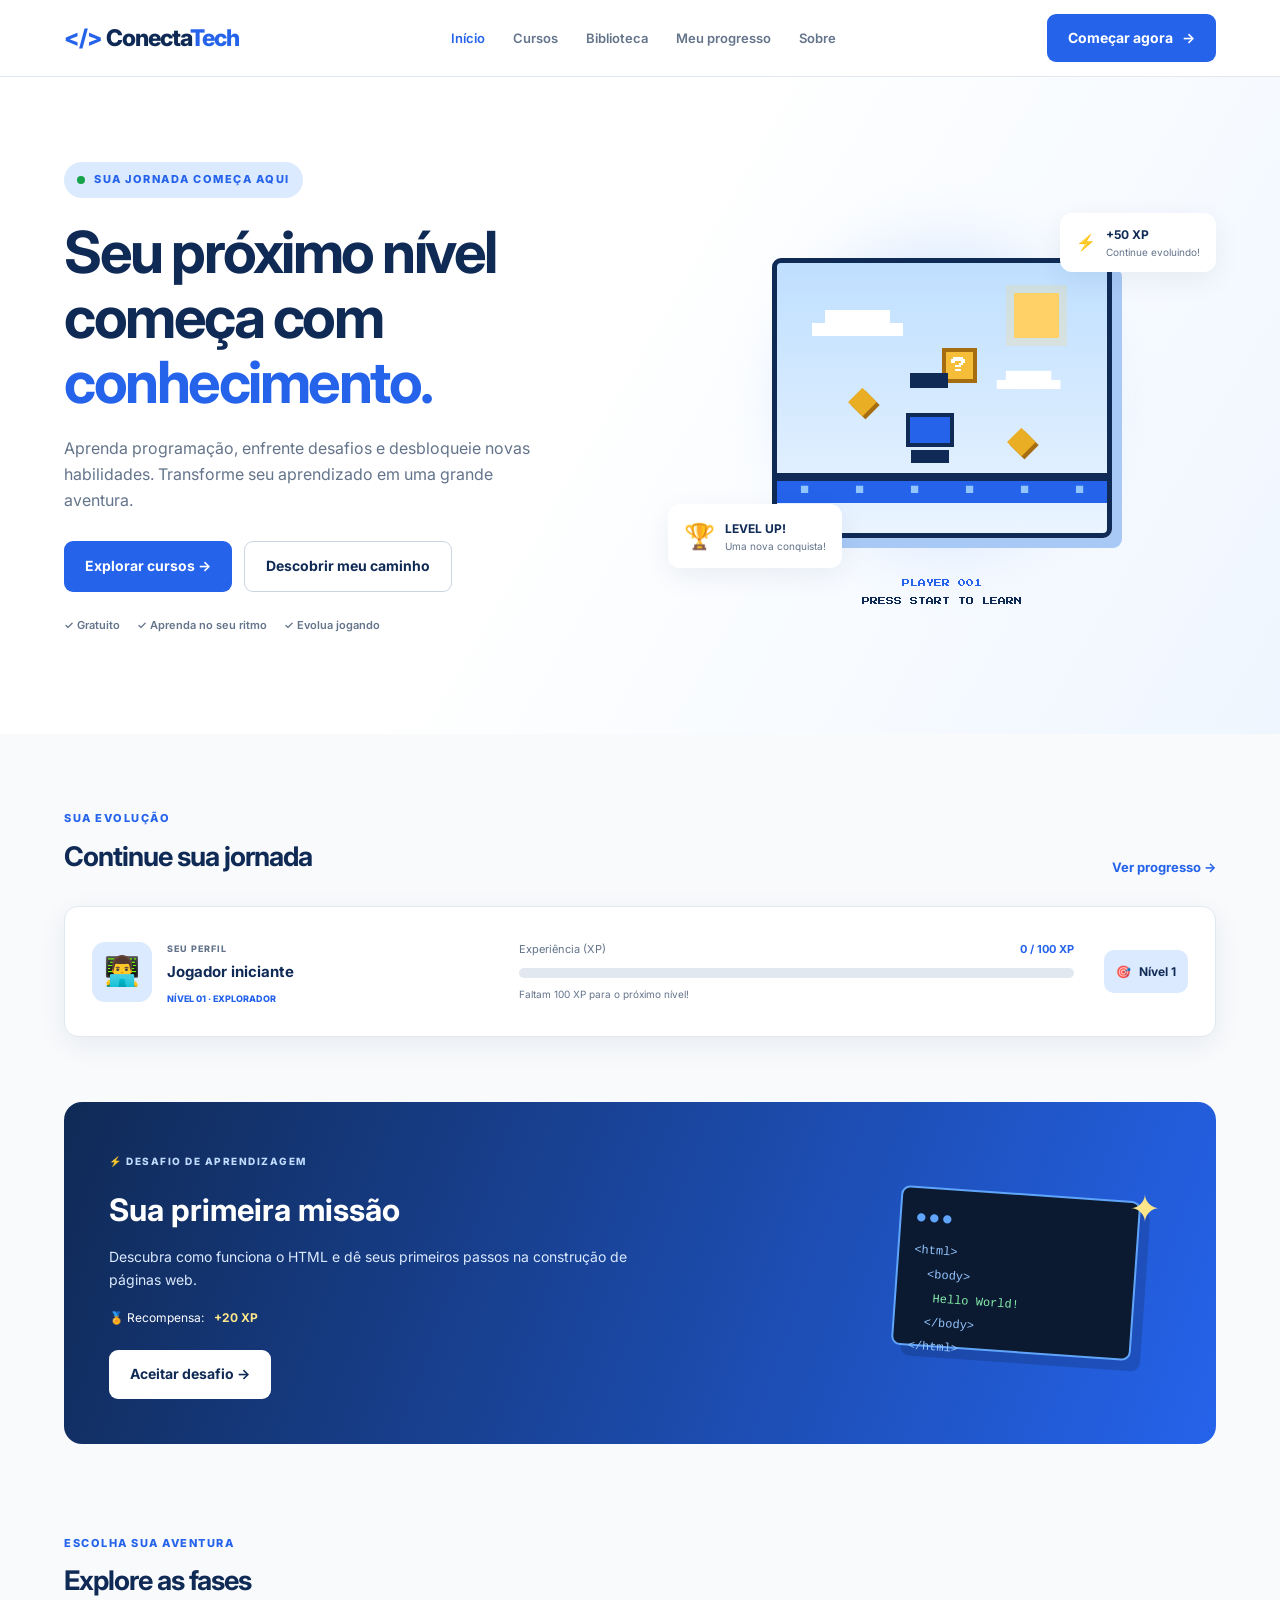
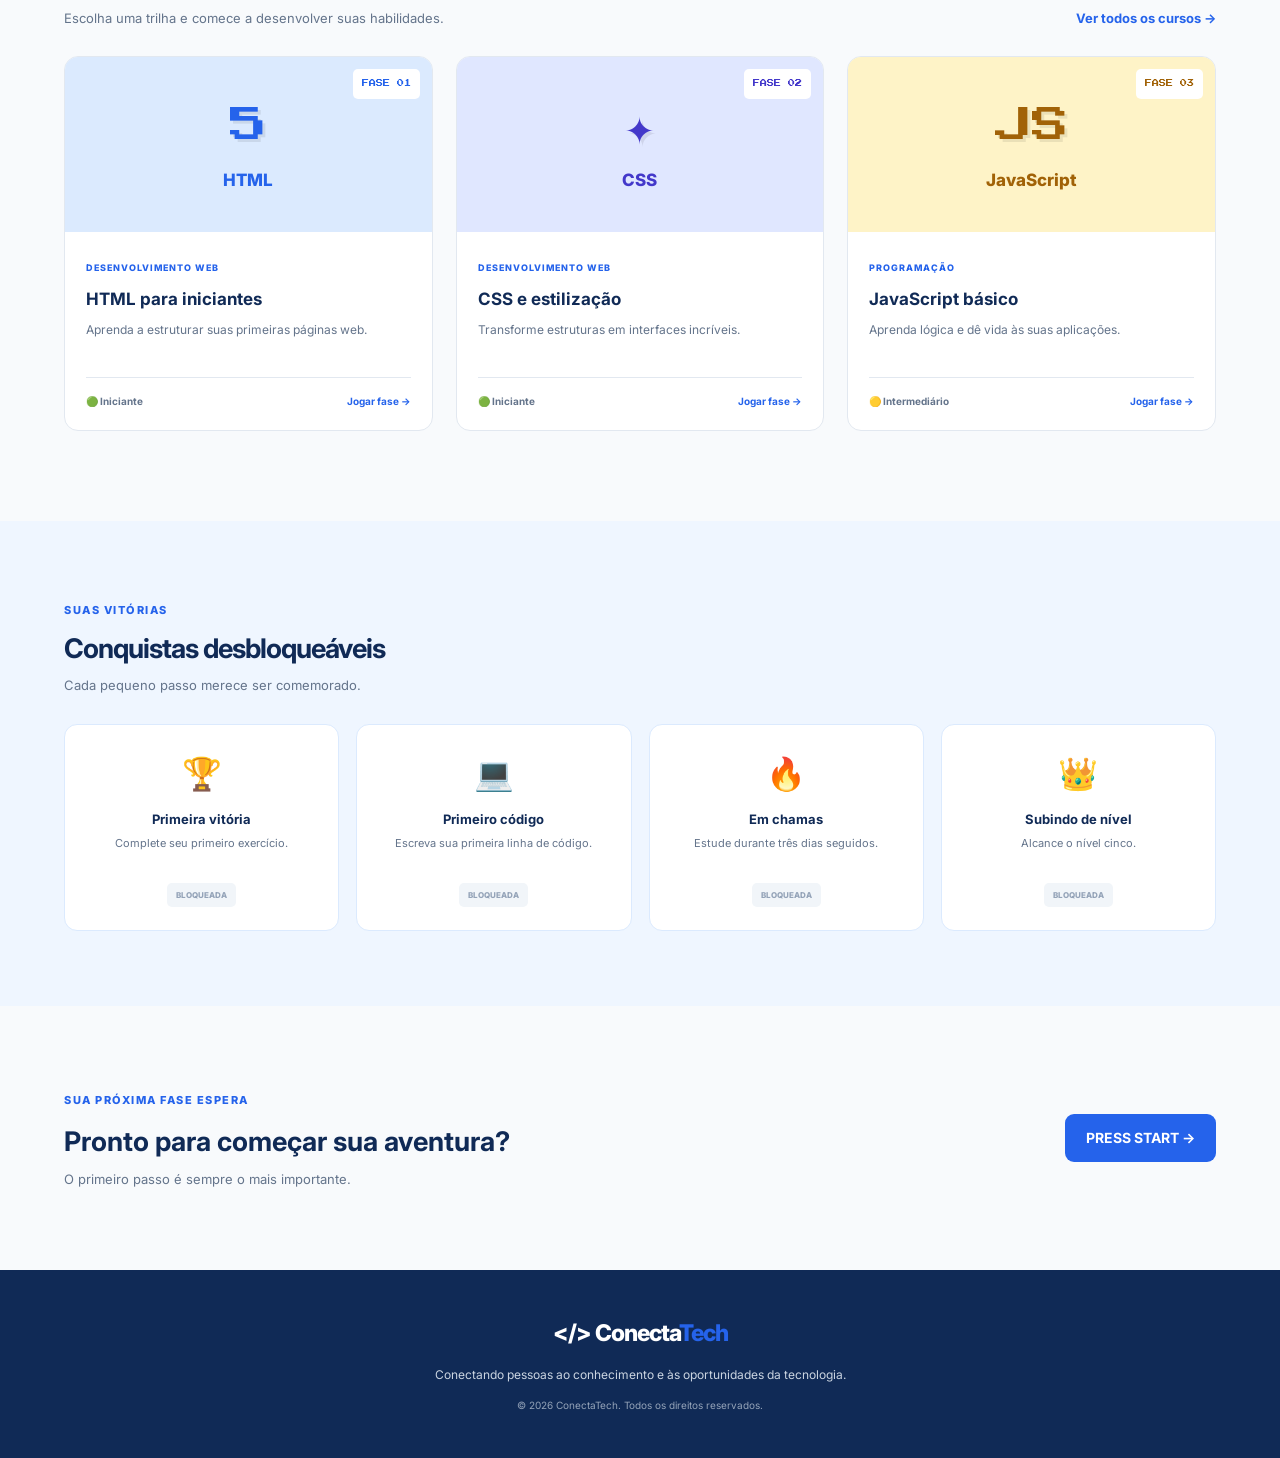
<file: index.html>
<!DOCTYPE html>
<html lang="pt-BR">
<head>
    <meta charset="UTF-8">
    <meta name="viewport" content="width=device-width, initial-scale=1.0">
    <meta name="description" content="ConectaTech: aprenda programação, complete desafios e evolua no mundo da tecnologia.">

    <title>ConectaTech | Aprenda. Jogue. Evolua.</title>

    <link rel="preconnect" href="https://fonts.googleapis.com">
    <link rel="preconnect" href="https://fonts.gstatic.com" crossorigin>

    <link href="https://fonts.googleapis.com/css2?family=Inter:wght@400;500;600;700;800&family=Press+Start+2P&display=swap" rel="stylesheet">

    <link rel="stylesheet" href="css/style.css">
    <script src="js/home.js" defer></script>
</head>

<body>

    
    <header class="header">
        <nav class="navbar container">

            <a href="index.html" class="logo">
                <span class="logo-icon">&lt;/&gt;</span>
                Conecta<span>Tech</span>
            </a>

            <button class="menu-toggle" id="menu-toggle"
                aria-label="Abrir menu" aria-expanded="false">
                ☰
            </button>

            <ul class="nav-links" id="nav-links">
                <li><a href="index.html" class="active">Início</a></li>
                <li><a href="cursos.html">Cursos</a></li>
                <li><a href="biblioteca.html">Biblioteca</a></li>
                <li><a href="progresso.html">Meu progresso</a></li>
                <li><a href="sobre.html">Sobre</a></li>
            </ul>

            <a href="interesses.html" class="btn btn-primary nav-button">
                Começar agora <span>→</span>
            </a>

        </nav>
    </header>


    <main>

        
        <section class="hero">
            <div class="container hero-content">

                <div class="hero-text">

                    <span class="eyebrow">
                        <span class="status-dot"></span>
                        SUA JORNADA COMEÇA AQUI
                    </span>

                    <h1>
                        Seu próximo nível
                        começa com
                        <span>conhecimento.</span>
                    </h1>

                    <p>
                        Aprenda programação, enfrente desafios e
                        desbloqueie novas habilidades. Transforme
                        seu aprendizado em uma grande aventura.
                    </p>

                    <div class="hero-actions">
                        <a href="cursos.html" class="btn btn-primary">
                            Explorar cursos →
                        </a>

                        <a href="interesses.html" class="btn btn-outline">
                            Descobrir meu caminho
                        </a>
                    </div>

                    <div class="hero-info">
                        <span>✓ Gratuito</span>
                        <span>✓ Aprenda no seu ritmo</span>
                        <span>✓ Evolua jogando</span>
                    </div>

                </div>

                
                <div class="hero-art">

                    <div class="art-glow"></div>

                    <div class="floating-card xp-card">
                        <span>⚡</span>
                        <div>
                            <strong>+50 XP</strong>
                            <small>Continue evoluindo!</small>
                        </div>
                    </div>

                    <div class="pixel-world">

                        <div class="pixel-sun"></div>

                        <div class="pixel-cloud cloud-one"></div>
                        <div class="pixel-cloud cloud-two"></div>

                        <div class="pixel-character">
                            <div class="character-hair"></div>
                            <div cladss="character-face"></div>
                            <div class="character-body"></div>
                            <div class="character-leg"></div>
                        </div>

                        <div class="pixel-platform">
                            <span>■</span>
                            <span>■</span>
                            <span>■</span>
                            <span>■</span>
                            <span>■</span>
                            <span>■</span>
                        </div>

                        <div class="pixel-coin coin-one">◆</div>
                        <div class="pixel-coin coin-two">◆</div>

                        <div class="pixel-block">?</div>

                    </div>

                    <div class="floating-card level-card">
                        <span class="level-icon">🏆</span>
                        <div>
                            <strong>LEVEL UP!</strong>
                            <small>Uma nova conquista!</small>
                        </div>
                    </div>

                    <div class="art-caption">
                        <span class="pixel-label">PLAYER 001</span>
                        <span>PRESS START TO LEARN</span>
                    </div>

                </div>

            </div>
        </section>


        
        <section class="player-section container">

            <div class="section-heading">
                <div>
                    <span class="section-tag">SUA EVOLUÇÃO</span>
                    <h2>Continue sua jornada</h2>
                </div>

                <a href="progresso.html" class="text-link">
                    Ver progresso →
                </a>
            </div>

            <div class="player-card">

                <div class="player-profile">

                    <div class="player-avatar">👨‍💻</div>

                    <div>
                        <span class="player-label">SEU PERFIL</span>
                        <h3>Jogador iniciante</h3>
                        <span class="player-level">NÍVEL 01 · EXPLORADOR</span>
                    </div>

                </div>

                <div class="player-xp">

                    <div class="xp-heading">
                        <span>Experiência (XP)</span>
                        <strong id="xp-text">0 / 100 XP</strong>
                    </div>

                    <div class="progress-track">
                        <div class="progress-fill" id="xp-bar"></div>
                    </div>

                    <small id="xp-message">
                        Complete desafios para alcançar o próximo nível!
                    </small>

                </div>

                <div class="player-reward">
                    <span>🎯</span>
                    <strong id="player-level">Nível 1</strong>
                </div>

            </div>

        </section>


        
        <section class="mission-section container">

            <div class="mission-card">

                <div class="mission-content">

                    <span class="mission-label">
                        ⚡ DESAFIO DE APRENDIZAGEM
                    </span>

                    <h2>Sua primeira missão</h2>

                    <p>
                        Descubra como funciona o HTML e dê seus
                        primeiros passos na construção de páginas web.
                    </p>

                    <div class="mission-reward">
                        <span>🏅 Recompensa:</span>
                        <strong>+20 XP</strong>
                    </div>

                    <a href="exercicios.html" class="btn btn-light"
                        id="mission-button">
                        Aceitar desafio →
                    </a>

                </div>

                <div class="mission-icon">
                    <div class="code-window">
                        <span class="window-dots">● ● ●</span>
                        <div class="code-lines">
                            <span>&lt;html&gt;</span>
                            <span>&nbsp; &lt;body&gt;</span>
                            <span>&nbsp;&nbsp; Hello World!</span>
                            <span>&nbsp; &lt;/body&gt;</span>
                            <span>&lt;/html&gt;</span>
                        </div>
                    </div>
                    <span class="mission-spark">✦</span>
                </div>

            </div>

        </section>


        
        <section class="courses-section container">

            <div class="section-heading">
                <div>
                    <span class="section-tag">ESCOLHA SUA AVENTURA</span>
                    <h2>Explore as fases</h2>
                    <p>Escolha uma trilha e comece a desenvolver suas habilidades.</p>
                </div>

                <a href="cursos.html" class="text-link">
                    Ver todos os cursos →
                </a>
            </div>

            <div class="courses-grid">

                <article class="course-card">

                    <div class="course-visual html-visual">
                        <span class="course-icon">5</span>
                        <span class="course-symbol">HTML</span>
                        <span class="course-phase">FASE 01</span>
                    </div>

                    <div class="course-info">
                        <span class="course-category">DESENVOLVIMENTO WEB</span>
                        <h3>HTML para iniciantes</h3>
                        <p>Aprenda a estruturar suas primeiras páginas web.</p>

                        <div class="course-footer">
                            <span>🟢 Iniciante</span>
                            <a href="detalhes-curso.html">Jogar fase →</a>
                        </div>
                    </div>

                </article>


                <article class="course-card">

                    <div class="course-visual css-visual">
                        <span class="course-icon">✦</span>
                        <span class="course-symbol">CSS</span>
                        <span class="course-phase">FASE 02</span>
                    </div>

                    <div class="course-info">
                        <span class="course-category">DESENVOLVIMENTO WEB</span>
                        <h3>CSS e estilização</h3>
                        <p>Transforme estruturas em interfaces incríveis.</p>

                        <div class="course-footer">
                            <span>🟢 Iniciante</span>
                            <a href="detalhes-curso.html">Jogar fase →</a>
                        </div>
                    </div>

                </article>


                <article class="course-card">

                    <div class="course-visual js-visual">
                        <span class="course-icon">JS</span>
                        <span class="course-symbol">JavaScript</span>
                        <span class="course-phase">FASE 03</span>
                    </div>

                    <div class="course-info">
                        <span class="course-category">PROGRAMAÇÃO</span>
                        <h3>JavaScript básico</h3>
                        <p>Aprenda lógica e dê vida às suas aplicações.</p>

                        <div class="course-footer">
                            <span>🟡 Intermediário</span>
                            <a href="detalhes-curso.html">Jogar fase →</a>
                        </div>
                    </div>

                </article>

            </div>

        </section>


        
        <section class="achievements-section">

            <div class="container">

                <div class="section-heading">
                    <div>
                        <span class="section-tag">SUAS VITÓRIAS</span>
                        <h2>Conquistas desbloqueáveis</h2>
                        <p>Cada pequeno passo merece ser comemorado.</p>
                    </div>
                </div>

                <div class="achievements-grid">

                    <div class="achievement-card">
                        <span class="achievement-icon">🏆</span>
                        <h3>Primeira vitória</h3>
                        <p>Complete seu primeiro exercício.</p>
                        <span class="achievement-status">BLOQUEADA</span>
                    </div>

                    <div class="achievement-card">
                        <span class="achievement-icon">💻</span>
                        <h3>Primeiro código</h3>
                        <p>Escreva sua primeira linha de código.</p>
                        <span class="achievement-status">BLOQUEADA</span>
                    </div>

                    <div class="achievement-card">
                        <span class="achievement-icon">🔥</span>
                        <h3>Em chamas</h3>
                        <p>Estude durante três dias seguidos.</p>
                        <span class="achievement-status">BLOQUEADA</span>
                    </div>

                    <div class="achievement-card">
                        <span class="achievement-icon">👑</span>
                        <h3>Subindo de nível</h3>
                        <p>Alcance o nível cinco.</p>
                        <span class="achievement-status">BLOQUEADA</span>
                    </div>

                </div>

            </div>

        </section>


        
        <section class="final-cta container">

            <div>
                <span class="section-tag">SUA PRÓXIMA FASE ESPERA</span>
                <h2>Pronto para começar sua aventura?</h2>
                <p>O primeiro passo é sempre o mais importante.</p>
            </div>

            <a href="cursos.html" class="btn btn-primary">
                PRESS START →
            </a>

        </section>

    </main>


    
    <footer class="footer">

        <div class="container footer-content">

            <a href="index.html" class="logo footer-logo">
                &lt;/&gt; Conecta<span>Tech</span>
            </a>

            <p>
                Conectando pessoas ao conhecimento e às oportunidades
                da tecnologia.
            </p>

            <span>© 2026 ConectaTech. Todos os direitos reservados.</span>

        </div>

    </footer>

</body>
</html>
</file>
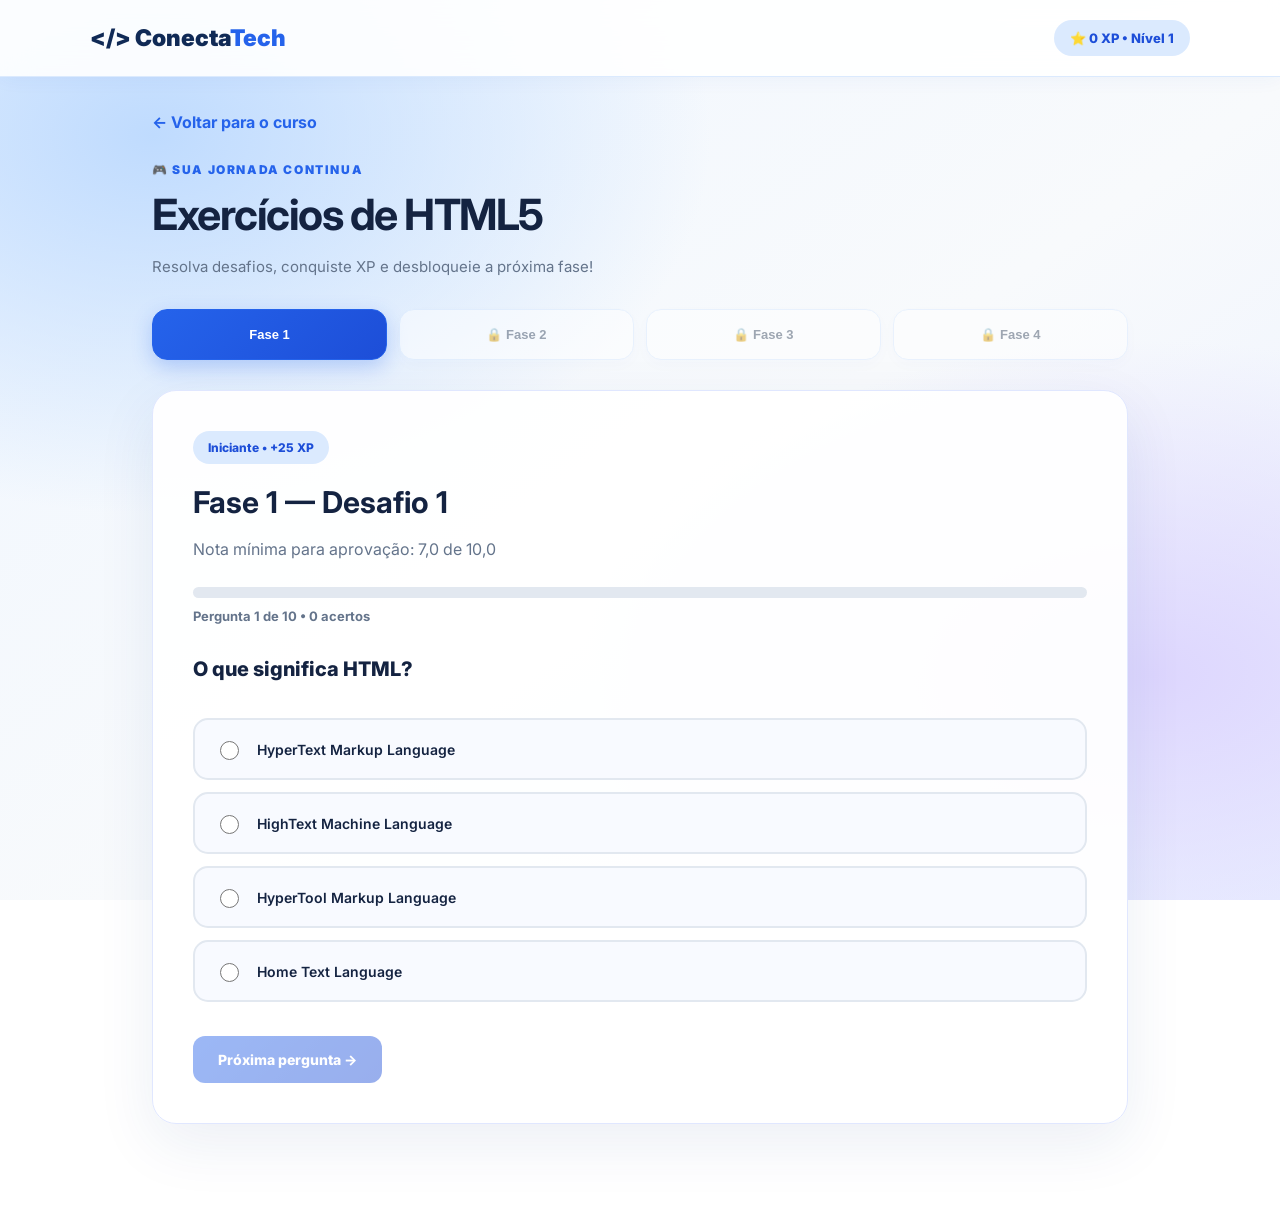
<file: exercicios.html>
<!DOCTYPE html>
<html lang="pt-BR">
<head>
  <meta charset="UTF-8">
  <meta name="viewport" content="width=device-width, initial-scale=1.0">

  <title>Exercícios | ConectaTech</title>

  <link rel="stylesheet" href="css/exercicios.css">

  <script src="js/exercicios.js" defer></script>
</head>

<body>

  <!-- CABEÇALHO -->
  <header>
    <a href="cursos.html" class="marca">
      &lt;/&gt; Conecta<span>Tech</span>
    </a>

    <span id="xp-atual">⭐ 0 XP</span>
  </header>

  <!-- CONTEÚDO PRINCIPAL -->
  <main>

    <a id="voltar" href="cursos.html" class="voltar">
      ← Voltar para o curso
    </a>

    <!-- APRESENTAÇÃO -->
    <div class="intro">
      <span>🎮 SUA JORNADA CONTINUA</span>

      <h1 id="titulo-curso">
        Exercícios
      </h1>

      <p>
        Resolva desafios, conquiste XP e
        desbloqueie a próxima fase!
      </p>
    </div>

    <!-- FASES DO CURSO -->
    <nav id="fases" aria-label="Fases do curso">
    </nav>

    <!-- PERGUNTAS E RESULTADOS -->
    <section id="atividade">
    </section>

  </main>

</body>
</html>
</file>
<file: css/style.css>
:root {
    --navy: #102A56;
    --blue: #2563EB;
    --blue-light: #DBEAFE;
    --background: #F8FAFC;
    --white: #FFFFFF;
    --text: #0F172A;
    --muted: #64748B;
    --border: #E2E8F0;
    --green: #16A34A;

    --radius: 14px;
    --shadow: 0 8px 28px rgba(16, 42, 86, .07);
}

* {
    margin: 0;
    padding: 0;
    box-sizing: border-box;
}

html {
    scroll-behavior: smooth;
}

body {
    font-family: 'Inter', sans-serif;
    color: var(--text);
    background: var(--background);
    line-height: 1.6;
}

a {
    text-decoration: none;
    color: inherit;
}

button {
    font: inherit;
}

.container {
    width: min(1160px, 90%);
    margin: auto;
}

.btn {
    display: inline-flex;
    align-items: center;
    justify-content: center;
    gap: 9px;
    padding: 13px 21px;
    border-radius: 9px;
    font-size: 14px;
    font-weight: 700;
    transition: .25s;
}

.btn-primary {
    background: var(--blue);
    color: var(--white);
}

.btn-primary:hover {
    background: var(--navy);
    transform: translateY(-3px);
}

.btn-outline {
    border: 1px solid #CBD5E1;
    color: var(--navy);
    background: var(--white);
}

.btn-outline:hover {
    border-color: var(--blue);
    color: var(--blue);
}

.btn-light {
    background: var(--white);
    color: var(--navy);
}

.btn-light:hover {
    background: var(--blue-light);
    transform: translateY(-3px);
}




.header {
    background: var(--white);
    border-bottom: 1px solid var(--border);
    position: sticky;
    top: 0;
    z-index: 100;
}

.navbar {
    min-height: 76px;
    display: flex;
    justify-content: space-between;
    align-items: center;
    gap: 24px;
}

.logo {
    font-size: 23px;
    font-weight: 800;
    color: var(--navy);
    letter-spacing: -1px;
    white-space: nowrap;
}

.logo span:last-child {
    color: var(--blue);
}

.logo-icon {
    color: var(--blue);
}

.nav-links {
    display: flex;
    list-style: none;
    align-items: center;
    gap: 28px;
}

.nav-links a {
    color: var(--muted);
    font-size: 13px;
    font-weight: 600;
    transition: .2s;
}

.nav-links a:hover,
.nav-links a.active {
    color: var(--blue);
}

.menu-toggle {
    display: none;
    background: transparent;
    border: none;
    font-size: 25px;
    color: var(--navy);
    cursor: pointer;
}




.hero {
    background: linear-gradient(
        120deg,
        #FFFFFF 45%,
        #EFF6FF 100%
    );
    padding: 85px 0 100px;
    overflow: hidden;
}

.hero-content {
    display: grid;
    grid-template-columns: 1fr 1fr;
    align-items: center;
    gap: 55px;
}

.hero-text {
    max-width: 560px;
}

.eyebrow,
.section-tag {
    color: var(--blue);
    font-size: 11px;
    font-weight: 800;
    letter-spacing: 1.5px;
}

.eyebrow {
    display: inline-flex;
    align-items: center;
    gap: 9px;
    background: var(--blue-light);
    padding: 9px 13px;
    border-radius: 30px;
    margin-bottom: 22px;
}

.status-dot {
    width: 8px;
    height: 8px;
    border-radius: 50%;
    background: var(--green);
}

.hero h1 {
    font-size: clamp(38px, 5vw, 58px);
    color: var(--navy);
    line-height: 1.12;
    letter-spacing: -2.5px;
    margin-bottom: 22px;
}

.hero h1 span {
    color: var(--blue);
}

.hero-text > p {
    color: var(--muted);
    font-size: 16px;
    max-width: 490px;
    margin-bottom: 28px;
}

.hero-actions {
    display: flex;
    flex-wrap: wrap;
    gap: 12px;
}

.hero-info {
    display: flex;
    flex-wrap: wrap;
    gap: 17px;
    margin-top: 25px;
    color: var(--muted);
    font-size: 11px;
    font-weight: 600;
}




.hero-art {
    min-height: 390px;
    position: relative;
    display: flex;
    align-items: center;
    justify-content: center;
}

.art-glow {
    position: absolute;
    width: 310px;
    height: 310px;
    background: #DBEAFE;
    border-radius: 50%;
    filter: blur(30px);
}

.pixel-world {
    width: 340px;
    height: 280px;
    position: relative;
    background: linear-gradient(
        180deg,
        #BFDFFF,
        #EAF4FF
    );
    border: 5px solid var(--navy);
    border-radius: 9px;
    overflow: hidden;
    image-rendering: pixelated;
    box-shadow: 10px 10px 0 #A8C9F5;
}

.pixel-sun {
    width: 45px;
    height: 45px;
    position: absolute;
    background: #FFD166;
    top: 30px;
    right: 48px;
    box-shadow: 0 0 0 8px rgba(255,209,102,.2);
}

.pixel-cloud {
    position: absolute;
    width: 65px;
    height: 13px;
    background: white;
    top: 60px;
    left: 35px;
    box-shadow:
        13px -13px white,
        26px 0 white;
}

.cloud-two {
    top: 115px;
    left: 210px;
    transform: scale(.7);
}

.pixel-character {
    position: absolute;
    bottom: 70px;
    left: 125px;
    width: 55px;
    height: 90px;
    z-index: 3;
    animation: jump 2s ease-in-out infinite;
}

.character-hair {
    position: absolute;
    width: 38px;
    height: 15px;
    background: #102A56;
    top: 0;
    left: 8px;
}

.character-face {
    position: absolute;
    width: 35px;
    height: 27px;
    background: #F3BE91;
    top: 13px;
    left: 10px;
    border-bottom: 5px solid #A75C3D;
}

.character-body {
    position: absolute;
    width: 48px;
    height: 34px;
    background: #2563EB;
    top: 40px;
    left: 4px;
    border: 4px solid #102A56;
}

.character-leg {
    position: absolute;
    width: 38px;
    height: 13px;
    background: #102A56;
    bottom: 0;
    left: 9px;
}

.pixel-platform {
    position: absolute;
    bottom: 30px;
    left: 0;
    width: 100%;
    height: 30px;
    background: #2563EB;
    border-top: 8px solid #102A56;
    display: flex;
    justify-content: space-around;
    color: #93C5FD;
    font-size: 10px;
}

.pixel-coin {
    position: absolute;
    color: #EAAE24;
    font-size: 30px;
    text-shadow: 3px 3px 0 #A66C10;
    animation: coinFloat 2s ease-in-out infinite;
}

.coin-one {
    left: 70px;
    top: 115px;
}

.coin-two {
    right: 70px;
    top: 155px;
}

.pixel-block {
    position: absolute;
    top: 85px;
    left: 165px;
    width: 35px;
    height: 35px;
    background: #F5BD38;
    color: white;
    border: 4px solid #A66C10;
    font-family: 'Press Start 2P', monospace;
    font-size: 16px;
    display: grid;
    place-items: center;
}

.floating-card {
    position: absolute;
    background: white;
    padding: 12px 16px;
    border-radius: 12px;
    box-shadow: var(--shadow);
    display: flex;
    align-items: center;
    gap: 10px;
    z-index: 5;
}

.floating-card strong,
.floating-card small {
    display: block;
}

.floating-card strong {
    font-size: 12px;
    color: var(--navy);
}

.floating-card small {
    font-size: 10px;
    color: var(--muted);
}

.xp-card {
    top: 10px;
    right: 0;
}

.level-card {
    bottom: 25px;
    left: 0;
}

.level-icon {
    font-size: 25px;
}

.art-caption {
    position: absolute;
    bottom: -15px;
    display: flex;
    flex-direction: column;
    align-items: center;
    gap: 6px;
    font-family: 'Press Start 2P', monospace;
    font-size: 8px;
    color: var(--navy);
}

.pixel-label {
    color: var(--blue);
}

@keyframes jump {
    0%, 100% { transform: translateY(0); }
    50% { transform: translateY(-12px); }
}

@keyframes coinFloat {
    0%, 100% { transform: translateY(0); }
    50% { transform: translateY(-9px); }
}




.section-heading {
    display: flex;
    justify-content: space-between;
    align-items: end;
    gap: 20px;
    margin-bottom: 28px;
}

.section-heading h2 {
    color: var(--navy);
    font-size: 27px;
    letter-spacing: -1px;
    margin-top: 5px;
}

.section-heading p {
    color: var(--muted);
    font-size: 13px;
    margin-top: 5px;
}

.text-link {
    color: var(--blue);
    font-size: 13px;
    font-weight: 700;
    white-space: nowrap;
}




.player-section {
    padding-top: 70px;
    padding-bottom: 65px;
}

.player-card {
    display: grid;
    grid-template-columns: 1fr 1.4fr auto;
    align-items: center;
    gap: 30px;
    background: white;
    padding: 27px;
    border: 1px solid var(--border);
    border-radius: var(--radius);
    box-shadow: var(--shadow);
}

.player-profile {
    display: flex;
    align-items: center;
    gap: 15px;
}

.player-avatar {
    width: 60px;
    height: 60px;
    border-radius: 13px;
    background: var(--blue-light);
    display: grid;
    place-items: center;
    font-size: 29px;
}

.player-label {
    color: var(--muted);
    font-size: 9px;
    font-weight: 800;
    letter-spacing: 1px;
}

.player-profile h3 {
    color: var(--navy);
    font-size: 15px;
}

.player-level {
    color: var(--blue);
    font-size: 9px;
    font-weight: 800;
}

.xp-heading {
    display: flex;
    justify-content: space-between;
    font-size: 11px;
    margin-bottom: 10px;
}

.xp-heading span {
    color: var(--muted);
}

.xp-heading strong {
    color: var(--blue);
}

.progress-track {
    width: 100%;
    height: 10px;
    background: #E2E8F0;
    border-radius: 20px;
    overflow: hidden;
}

.progress-fill {
    width: 0;
    height: 100%;
    background: linear-gradient(90deg, #2563EB, #60A5FA);
    border-radius: 20px;
    transition: width .5s ease;
}

.player-xp small {
    display: block;
    color: var(--muted);
    font-size: 10px;
    margin-top: 8px;
}

.player-reward {
    display: flex;
    align-items: center;
    gap: 8px;
    background: var(--blue-light);
    padding: 12px;
    border-radius: 10px;
    color: var(--navy);
    font-size: 12px;
}




.mission-section {
    padding-bottom: 85px;
}

.mission-card {
    background: linear-gradient(110deg, #102A56, #2563EB);
    border-radius: 18px;
    padding: 45px;
    display: flex;
    justify-content: space-between;
    align-items: center;
    overflow: hidden;
    position: relative;
    color: white;
}

.mission-content {
    max-width: 520px;
    position: relative;
    z-index: 2;
}

.mission-label {
    color: #BFDBFE;
    font-size: 10px;
    font-weight: 800;
    letter-spacing: 1.5px;
}

.mission-card h2 {
    font-size: 31px;
    margin: 12px 0;
}

.mission-card p {
    color: #DBEAFE;
    font-size: 14px;
    margin-bottom: 17px;
}

.mission-reward {
    display: flex;
    gap: 10px;
    margin-bottom: 23px;
    font-size: 12px;
}

.mission-reward strong {
    color: #FDE68A;
}

.mission-icon {
    width: 310px;
    height: 190px;
    display: grid;
    place-items: center;
    position: relative;
}

.code-window {
    width: 240px;
    height: 160px;
    background: #0B1931;
    border: 2px solid #60A5FA;
    border-radius: 9px;
    padding: 15px;
    transform: rotate(4deg);
    box-shadow: 10px 10px 0 rgba(0,0,0,.15);
}

.window-dots {
    color: #60A5FA;
    font-size: 11px;
}

.code-lines {
    display: flex;
    flex-direction: column;
    gap: 5px;
    margin-top: 12px;
    font-family: monospace;
    font-size: 12px;
    color: #93C5FD;
}

.code-lines span:nth-child(3) {
    color: #86EFAC;
}

.mission-spark {
    position: absolute;
    right: 10px;
    top: 0;
    font-size: 38px;
    color: #FDE68A;
}




.courses-section {
    padding-bottom: 90px;
}

.courses-grid {
    display: grid;
    grid-template-columns: repeat(3, 1fr);
    gap: 23px;
}

.course-card {
    background: white;
    border: 1px solid var(--border);
    border-radius: var(--radius);
    overflow: hidden;
    transition: .25s;
}

.course-card:hover {
    transform: translateY(-6px);
    box-shadow: var(--shadow);
}

.course-visual {
    height: 175px;
    display: flex;
    flex-direction: column;
    align-items: center;
    justify-content: center;
    position: relative;
    overflow: hidden;
}

.html-visual {
    background: #DBEAFE;
    color: #2563EB;
}

.css-visual {
    background: #E0E7FF;
    color: #4338CA;
}

.js-visual {
    background: #FEF3C7;
    color: #A16207;
}

.course-icon {
    font-family: 'Press Start 2P', monospace;
    font-size: 37px;
    margin-bottom: 12px;
    text-shadow: 3px 3px 0 rgba(0,0,0,.08);
}

.course-symbol {
    font-weight: 800;
    font-size: 17px;
}

.course-phase {
    position: absolute;
    right: 12px;
    top: 12px;
    font-family: 'Press Start 2P', monospace;
    font-size: 7px;
    background: white;
    padding: 9px;
    border-radius: 5px;
}

.course-info {
    padding: 21px;
}

.course-category {
    font-size: 9px;
    font-weight: 800;
    color: var(--blue);
    letter-spacing: 1px;
}

.course-info h3 {
    color: var(--navy);
    font-size: 17px;
    margin: 7px 0;
}

.course-info p {
    color: var(--muted);
    font-size: 12px;
    min-height: 40px;
}

.course-footer {
    border-top: 1px solid var(--border);
    padding-top: 15px;
    margin-top: 17px;
    display: flex;
    justify-content: space-between;
    gap: 8px;
    font-size: 10px;
    font-weight: 700;
}

.course-footer span {
    color: var(--muted);
}

.course-footer a {
    color: var(--blue);
}




.achievements-section {
    background: #EFF6FF;
    padding: 75px 0;
}

.achievements-grid {
    display: grid;
    grid-template-columns: repeat(4, 1fr);
    gap: 17px;
}

.achievement-card {
    background: white;
    border: 1px solid #DBEAFE;
    border-radius: 13px;
    padding: 23px 17px;
    text-align: center;
    transition: .2s;
}

.achievement-card:hover {
    transform: translateY(-4px);
}

.achievement-icon {
    font-size: 32px;
}

.achievement-card h3 {
    color: var(--navy);
    font-size: 13px;
    margin: 10px 0 5px;
}

.achievement-card p {
    font-size: 11px;
    color: var(--muted);
    min-height: 35px;
}

.achievement-status {
    display: inline-block;
    margin-top: 13px;
    color: #94A3B8;
    background: #F1F5F9;
    border-radius: 5px;
    padding: 6px 9px;
    font-size: 8px;
    font-weight: 800;
}




.final-cta {
    padding-top: 80px;
    padding-bottom: 80px;
    display: flex;
    justify-content: space-between;
    align-items: center;
    gap: 20px;
}

.final-cta h2 {
    color: var(--navy);
    font-size: 27px;
    margin-top: 8px;
}

.final-cta p {
    color: var(--muted);
    font-size: 13px;
    margin-top: 6px;
}

.footer {
    background: var(--navy);
    color: white;
    padding: 45px 0;
}

.footer-content {
    display: flex;
    flex-direction: column;
    align-items: center;
    gap: 13px;
    text-align: center;
}

.footer-logo {
    color: white;
}

.footer-content p {
    color: #CBD5E1;
    font-size: 12px;
}

.footer-content > span {
    color: #94A3B8;
    font-size: 10px;
}




@media (max-width: 900px) {

    .nav-links {
        gap: 14px;
    }

    .nav-links a {
        font-size: 11px;
    }

    .hero-content {
        gap: 25px;
    }

    .player-card {
        grid-template-columns: 1fr 1fr;
    }

    .player-reward {
        grid-column: 1 / -1;
        justify-content: center;
    }

    .achievements-grid {
        grid-template-columns: repeat(2, 1fr);
    }
}

@media (max-width: 700px) {

    .navbar {
        flex-wrap: wrap;
        min-height: 68px;
    }

    .menu-toggle {
        display: block;
        margin-left: auto;
    }

    .nav-button {
        display: none;
    }

    .nav-links {
        display: none;
        width: 100%;
        flex-direction: column;
        align-items: flex-start;
        padding: 15px 0;
        border-top: 1px solid var(--border);
    }

    .nav-links.open {
        display: flex;
    }

    .nav-links a {
        font-size: 14px;
    }

    .hero {
        padding: 55px 0 70px;
    }

    .hero-content {
        grid-template-columns: 1fr;
        text-align: center;
    }

    .hero-text {
        margin: auto;
    }

    .hero-text > p {
        margin-left: auto;
        margin-right: auto;
    }

    .hero-actions,
    .hero-info {
        justify-content: center;
    }

    .hero-art {
        min-height: 350px;
        margin-top: 20px;
    }

    .pixel-world {
        transform: scale(.85);
    }

    .xp-card {
        right: 0;
    }

    .level-card {
        left: 0;
    }

    .player-card {
        grid-template-columns: 1fr;
    }

    .player-reward {
        grid-column: auto;
    }

    .mission-card {
        padding: 30px 24px;
    }

    .mission-icon {
        display: none;
    }

    .courses-grid {
        grid-template-columns: 1fr;
    }

    .section-heading {
        align-items: flex-start;
    }

    .section-heading h2 {
        font-size: 23px;
    }

    .section-heading > .text-link {
        font-size: 10px;
    }

    .final-cta {
        flex-direction: column;
        align-items: flex-start;
    }
}

@media (max-width: 420px) {

    .hero h1 {
        font-size: 37px;
    }

    .hero-info {
        gap: 9px;
        font-size: 9px;
    }

    .achievements-grid {
        grid-template-columns: 1fr 1fr;
    }

    .section-heading {
        flex-direction: column;
    }

    .floating-card {
        padding: 9px;
    }

    .pixel-world {
        transform: scale(.75);
    }
}

@media (prefers-reduced-motion: reduce) {
    *, *::before, *::after {
        scroll-behavior: auto !important;
        animation: none !important;
        transition: none !important;
    }
}
</file>
<file: css/exercicios.css>
@import url('https://fonts.googleapis.com/css2?family=Inter:wght@400;500;600;700;800;900&display=swap');

:root {
  --azul: #2563eb;
  --azul-escuro: #102a56;
  --texto: #142341;
  --cinza: #64748b;
}

* { box-sizing: border-box; }

body {
  margin: 0;
  min-height: 100vh;
  font-family: 'Inter', Arial, sans-serif;
  color: var(--texto);
  background:
    radial-gradient(ellipse at 12% 15%, #bfdbfe 0, transparent 35%),
    radial-gradient(ellipse at 90% 75%, #ddd6fe 0, transparent 35%),
    linear-gradient(145deg, #eff6ff, #f8fafc 55%, #eaf0ff);
  background-attachment: fixed;
}

header {
  display: flex;
  align-items: center;
  justify-content: space-between;
  gap: 15px;
  padding: 20px max(24px, calc((100vw - 1100px)/2));
  background: rgba(255,255,255,.9);
  border-bottom: 1px solid #dbeafe;
  backdrop-filter: blur(15px);
  box-shadow: 0 3px 18px #1e40af0b;
}

.marca {
  color: #102a56;
  font-size: 23px;
  font-weight: 900;
  text-decoration: none;
}

.marca span { color: var(--azul); }

#xp-atual {
  padding: 10px 16px;
  background: #dbeafe;
  border-radius: 30px;
  color: #1d4ed8;
  font-weight: 800;
  font-size: 13px;
}

main {
  max-width: 1020px;
  margin: 35px auto;
  padding: 0 22px 70px;
}

.voltar {
  display: inline-block;
  color: #2563eb;
  text-decoration: none;
  font-weight: 700;
  margin-bottom: 26px;
}

.intro { margin-bottom: 28px; }

.intro > span {
  font-size: 12px;
  font-weight: 900;
  letter-spacing: 1.6px;
  color: #2563eb;
}

.intro h1 {
  font-size: clamp(29px, 4vw, 43px);
  letter-spacing: -1.5px;
  margin: 10px 0;
}

.intro p {
  color: #64748b;
  font-size: 15px;
  line-height: 1.6;
}

#fases {
  display: grid;
  grid-template-columns: repeat(auto-fit, minmax(135px, 1fr));
  gap: 12px;
  margin: 30px 0;
}

.fase {
  border: 1px solid #dbeafe;
  border-radius: 15px;
  padding: 17px 12px;
  background: #fff;
  color: #475569;
  font-weight: 800;
  font-size: 13px;
  cursor: pointer;
  box-shadow: 0 5px 16px #1e40af0a;
  transition: .2s;
}

.fase:not(:disabled):hover {
  transform: translateY(-3px);
  border-color: #2563eb;
}

.fase.selecionada {
  background: linear-gradient(135deg, #2563eb, #1d4ed8);
  color: white;
  border-color: #2563eb;
  box-shadow: 0 7px 20px #2563eb45;
}

.fase:disabled {
  opacity: .5;
  cursor: not-allowed;
}

#atividade {
  background: rgba(255,255,255,.95);
  border: 1px solid #e0e7ff;
  border-radius: 24px;
  padding: clamp(20px, 4vw, 40px);
  box-shadow: 0 20px 60px #1e3a8a15;
  animation: aparecer .35s ease;
}

@keyframes aparecer {
  from { opacity: 0; transform: translateY(12px); }
  to { opacity: 1; transform: translateY(0); }
}

.etiqueta {
  display: inline-block;
  background: #dbeafe;
  color: #1d4ed8;
  padding: 9px 15px;
  border-radius: 30px;
  font-size: 12px;
  font-weight: 800;
}

#atividade h2 {
  font-size: clamp(23px, 3vw, 30px);
  margin: 20px 0 10px;
}

#atividade > p {
  color: #64748b;
  line-height: 1.7;
}

.barra-progresso {
  height: 11px;
  background: #e2e8f0;
  border-radius: 20px;
  overflow: hidden;
  margin: 24px 0 10px;
}

.barra-preenchida {
  height: 100%;
  background: linear-gradient(90deg, #2563eb, #06b6d4);
  border-radius: 20px;
  transition: width .3s;
}

.contador {
  color: #64748b;
  font-size: 13px;
  font-weight: 700;
}

fieldset {
  border: 0;
  margin: 30px 0 0;
  padding: 0;
  min-width: 0;
}

legend {
  font-size: 20px;
  line-height: 1.5;
  font-weight: 800;
  margin-bottom: 22px;
  padding: 0;
}

.alternativa {
  display: flex;
  align-items: center;
  gap: 15px;
  width: 100%;
  padding: 18px 20px;
  margin: 12px 0;
  background: #f8faff;
  border: 2px solid #e2e8f0;
  border-radius: 15px;
  cursor: pointer;
  font-size: 14px;
  font-weight: 600;
  line-height: 1.5;
  overflow-wrap: anywhere;
  transition: .2s;
}

.alternativa:hover {
  background: #eff6ff;
  border-color: #93c5fd;
  transform: translateX(4px);
}

.alternativa.marcada {
  background: #dbeafe;
  border-color: #2563eb;
  color: #1d4ed8;
  box-shadow: 0 4px 16px #2563eb16;
}

.alternativa input {
  width: 19px;
  height: 19px;
  flex-shrink: 0;
  accent-color: #2563eb;
}

.enviar, .proxima {
  display: inline-block;
  background: linear-gradient(135deg, #2563eb, #1d4ed8);
  color: white;
  border: 0;
  border-radius: 12px;
  padding: 15px 25px;
  font: inherit;
  font-size: 14px;
  font-weight: 800;
  cursor: pointer;
  text-decoration: none;
  margin-top: 22px;
  transition: .2s;
}

.enviar:hover, .proxima:hover {
  transform: translateY(-2px);
  box-shadow: 0 8px 20px #2563eb35;
}

.enviar:disabled {
  opacity: .45;
  cursor: not-allowed;
  transform: none;
}

#feedback {
  margin-top: 22px;
}

.resultado {
  text-align: center;
  border-radius: 20px;
  padding: 32px 22px;
  animation: aparecer .4s ease;
}

.resultado.sucesso {
  background: linear-gradient(145deg, #dcfce7, #f0fdf4);
  border: 2px solid #86efac;
}

.resultado.erro {
  background: linear-gradient(145deg, #fee2e2, #fff7ed);
  border: 2px solid #fca5a5;
}

.resultado .icone {
  font-size: 55px;
  margin-bottom: 12px;
}

.resultado h2 {
  margin: 8px 0 12px;
  font-size: 26px;
}

.resultado p {
  color: #475569;
  line-height: 1.7;
}

.resultado strong {
  display: block;
  font-size: 24px;
  margin: 15px 0;
}

.resultado.sucesso strong { color: #15803d; }
.resultado.erro strong { color: #dc2626; }

.nota {
  display: inline-block;
  background: white;
  padding: 12px 25px;
  border-radius: 12px;
  font-size: 25px;
  font-weight: 900;
  margin: 12px 0;
}

@media (max-width: 600px) {
  header { padding: 15px; }
  .marca { font-size: 19px; }
  #xp-atual { font-size: 11px; }
  main { padding: 0 14px 50px; }
  #atividade { padding: 22px 17px; }
  .alternativa { padding: 15px 12px; }
  #fases { grid-template-columns: repeat(2, 1fr); }
}
</file>
